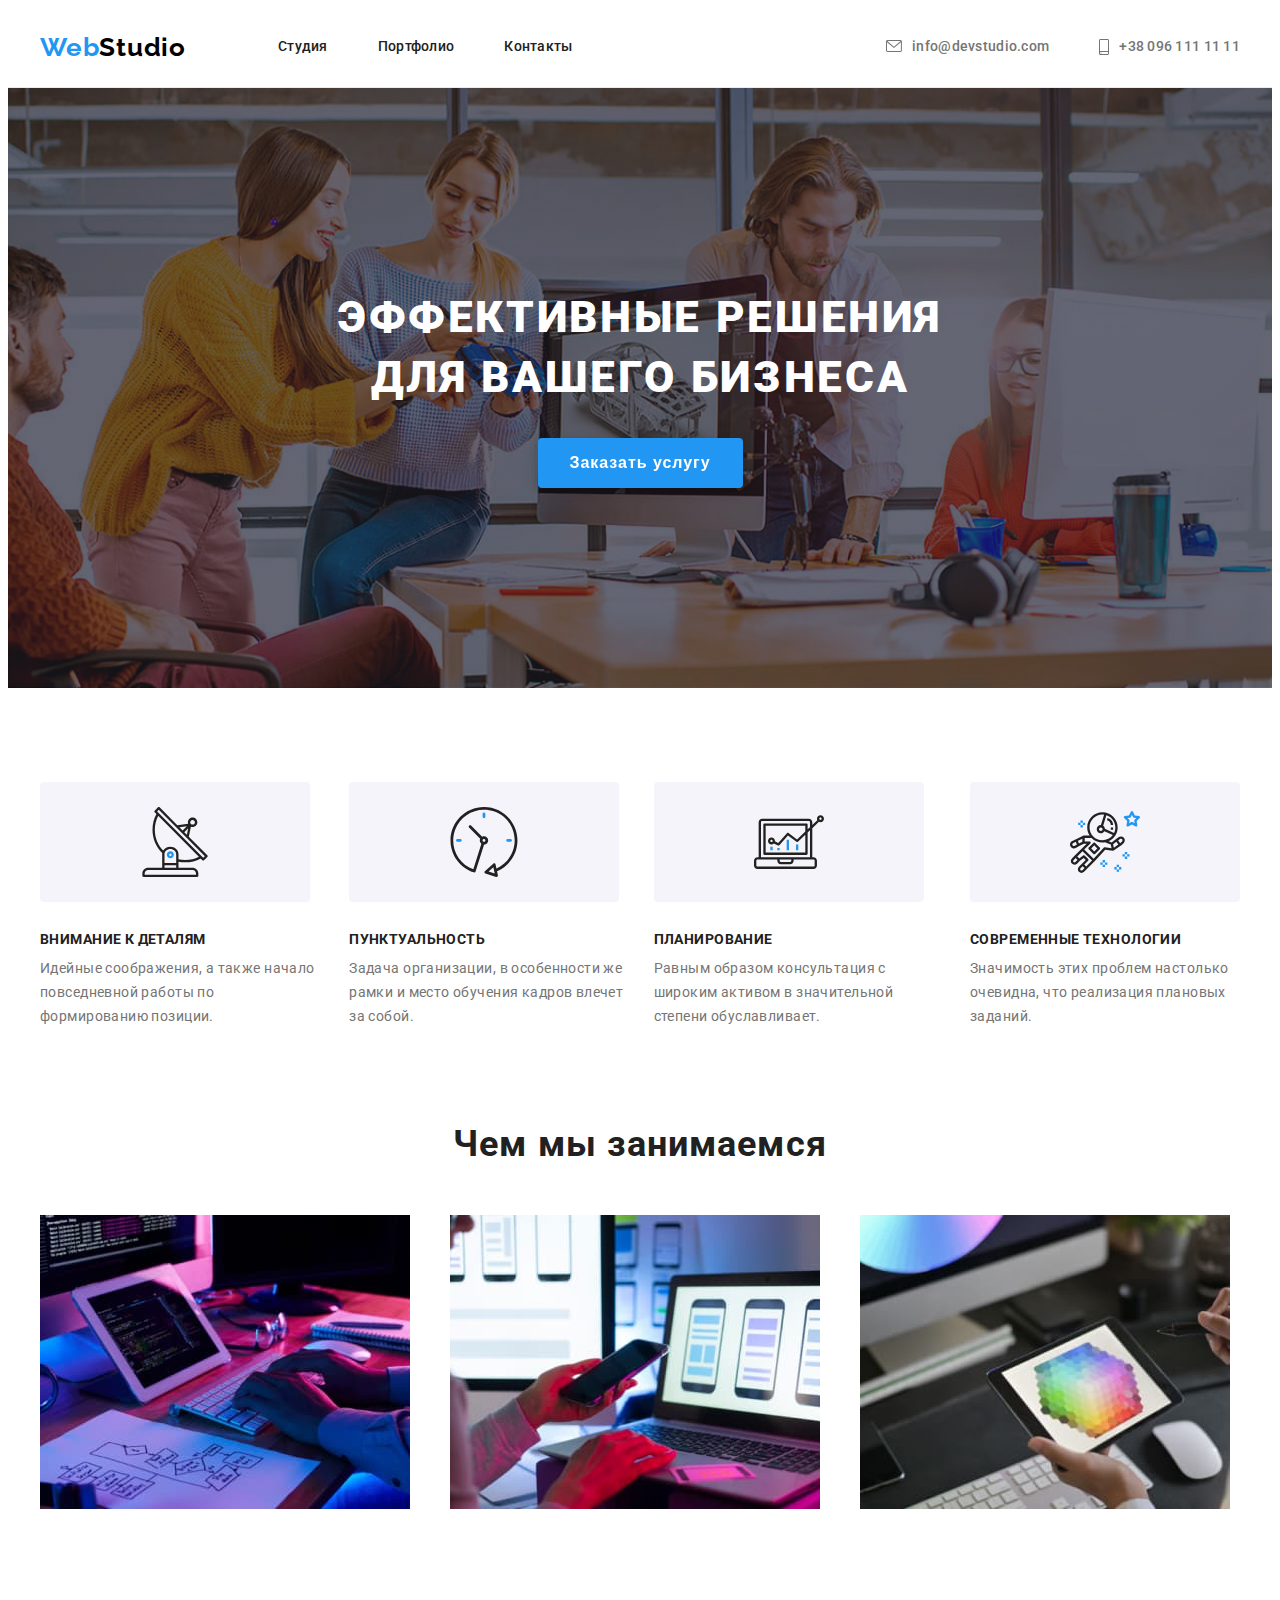
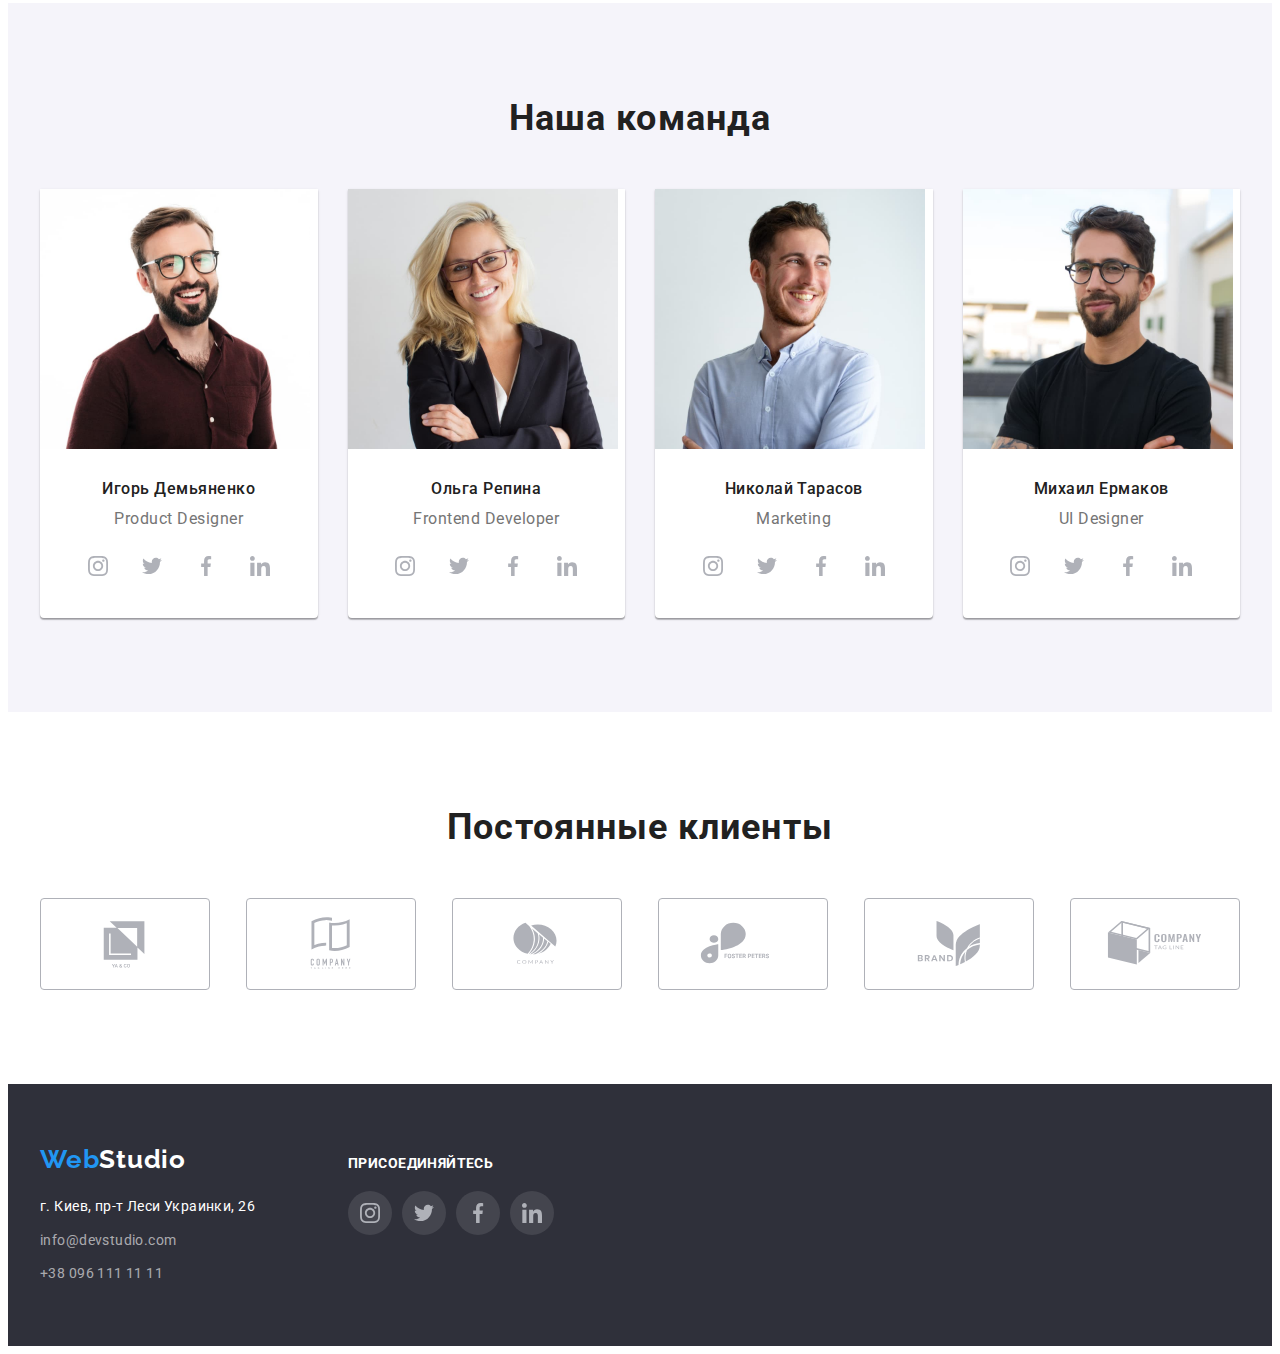
<file: index.html>
<!DOCTYPE html>
<html lang="ru">
<head>
    <meta charset="UTF-8">
    <meta http-equiv="X-UA-Compatible" content="IE=edge">
    <meta name="viewport" content="width=device-width, initial-scale=1.0">
    <title>Document</title>
    <link rel="preconnect" href="https://fonts.googleapis.com">
    <link rel="preconnect" href="https://fonts.gstatic.com" crossorigin>
    <link href="https://fonts.googleapis.com/css2?family=Raleway:wght@700&family=Roboto:wght@400;500;700;900&display=swap"
        rel="stylesheet">
    <link rel="stylesheet" href="https://cdnjs.cloudflare.com/ajax/libs/modern-normalize/1.1.0/modern-normalize.min.css"
        integrity="sha512-wpPYUAdjBVSE4KJnH1VR1HeZfpl1ub8YT/NKx4PuQ5NmX2tKuGu6U/JRp5y+Y8XG2tV+wKQpNHVUX03MfMFn9Q=="
        crossorigin="anonymous" referrerpolicy="no-referrer" />
    <link rel="stylesheet" href="./css/style.css">
</head>
<body>

    <!-- header -->
    <header class="header">
        <div class="container header-container">
            <nav class="navigation">       
                <a class="logo-accent link" href="/">Web<span class="logo-header">Studio</span></a>
                <ul class="nav-list list">
                    <li class="nav-list-item">
                        <a class="nav-list-link link" href="">Студия</a>
                    </li>
                    <li class="nav-list-item">
                        <a class="nav-list-link link" href="portfolio.html">Портфолио</a>
                    </li>
                    <li class="nav-list-item">
                        <a class="nav-list-link link" href="">Контакты</a>
                    </li>
                </ul>
            </nav>
            <ul class="contact list">
                <li class="contact-item">
                    <a class="contact-mail-link link" href="mailto:info@devstudio.com">
                        <svg class="icon-envelope" width="16" height="14">
                            <use href="./images/icons.svg#icon-envelope"></use>
                        </svg>info@devstudio.com</a>
                </li>
                <li class="contact-item">
                    <a class="contact-tel-link link" href="tel:+380961111111">
                        <svg class="icon-smartphone" width="10" height="16">
                        <use href="./images/icons.svg#icon-smartphone"></use>
                    </svg>+38 096 111 11 11</a>
                </li>
            </ul>
        </div>
    </header>

    <main>
        <!-- hero -->
        <section class="hero">
            <div class="container">
                <h1 class="hero-title">Эффективные решения <br> для вашего бизнеса</h1>
                <button class="hero-btn" type="button">Заказать услугу</button>
            </div>
        </section>

        <!-- Наши преимущества -->
        <section class="section">
            <div class="container">
                <h2 class="visually-hidden">Наши преимущества</h2>
                <ul class="advantage-list list">
                    <li class="advantage-list-item">
                        <div class="icon-advantage">
                            <svg width="70" height="70">
                            <use href="./images/icons.svg#icon-antenna"></use>
                        </svg></div>
                        <h3 class="advantage-title">Внимание к деталям</h3>
                        <p class="advantage-text">Идейные соображения, а также начало повседневной работы по формированию позиции.</p>
                    </li>
                    <li class="advantage-list-item">
                        <div class="icon-advantage">
                            <svg width="70" height="70">
                                <use href="./images/icons.svg#icon-clock"></use>
                            </svg>
                        </div>
                        <h3 class="advantage-title">Пунктуальность</h3>
                        <p class="advantage-text">Задача организации, в особенности же рамки и место обучения кадров влечет за собой.</p>
                    </li>
                    <li class="advantage-list-item">
                        <div class="icon-advantage">
                            <svg width="70" height="70">
                                <use href="./images/icons.svg#icon-diagram"></use>
                            </svg>
                        </div>
                        <h3 class="advantage-title">Планирование</h3>
                        <p class="advantage-text">Равным образом консультация с широким активом в значительной степени обуславливает.</p>
                    </li>
                    <li class="advantage-list-item">
                        <div class="icon-advantage">
                            <svg width="70" height="70">
                                <use href="./images/icons.svg#icon-astronaut"></use>
                            </svg>
                        </div>
                        <h3 class="advantage-title">Современные технологии</h3>
                        <p class="advantage-text">Значимость этих проблем настолько очевидна, что реализация плановых заданий.</p>
                    </li>
                </ul>
            </div>
        </section>

        <!-- Чем мы занимаемся -->
        <section class="section our-work-section">
            <div class="container">
                <h2 class="our-work ">Чем мы занимаемся</h2>
                <ul class="our-work-list list">
                    <li class="our-work-item">
                        <img src="./images/box1.jpg" alt="Компьютер" width="370">
                    </li>
                    <li class="our-work-item">
                        <img src="./images/box2.jpg" alt="Компьютер" width="370">
                    </li>
                    <li class="our-work-item">
                        <img src="./images/box3.jpg" alt="Компьютер" width="370">
                    </li>
                </ul>
            </div>
        </section>

        <!-- Наша команда -->
        <section class="section our-team-section">
            <div class="container">
                <h2 class="our-team">Наша команда</h2>
                <ul class="our-team-list list">
                    <li class="our-team-item">
                       <img src="./images/photo1.jpg" alt="Дизайнер продукта" width="270">
                       <div class="our-team-person">
                           <h3 class="our-team-name">Игорь Демьяненко</h3>
                           <p class="our-team-profession" lang="en">Product Designer</p>
                           <ul class="social-list list">
                               <li class="social-list-item"> 
                                   <a class="social-list-link" href="">
                                        <svg class="social-list-icon" width="20" height="20">
                                            <use href="./images/icons.svg#icon-instagram"></use>
                                        </svg>
                                   </a>
                                </li>
                               <li class="social-list-item">
                                   <a class="social-list-link" href="">
                                       <svg class="social-list-icon" width="20" height="20">
                                           <use href="./images/icons.svg#icon-twitter"></use>
                                       </svg>
                                   </a>
                                </li>
                                <li class="social-list-item">
                                    <a class="social-list-link" href="">
                                        <svg class="social-list-icon" width="20" height="20">
                                            <use href="./images/icons.svg#icon-facebook"></use>
                                        </svg>
                                    </a>
                                </li>
                                <li class="social-list-item">
                                    <a class="social-list-link" href="">
                                        <svg class="social-list-icon" width="20" height="20">
                                            <use href="./images/icons.svg#icon-linkedin"></use>
                                        </svg>
                                    </a>
                                </li>
                           </ul>
                       </div>
                    </li>
                    <li class="our-team-item">
                        <img src="./images/photo2.jpg" alt="Фронтенд-разработчик" width="270">
                        <div class="our-team-person">
                            <h3 class="our-team-name">Ольга Репина</h3>
                            <p class="our-team-profession" lang="en">Frontend Developer</p>
                            <ul class="social-list list">
                                <li class="social-list-item">
                                    <a class="social-list-link" href="">
                                        <svg class="social-list-icon" width="20" height="20">
                                            <use href="./images/icons.svg#icon-instagram"></use>
                                        </svg>
                                    </a>
                                </li>
                                <li class="social-list-item">
                                    <a class="social-list-link" href="">
                                        <svg class="social-list-icon" width="20" height="20">
                                            <use href="./images/icons.svg#icon-twitter"></use>
                                        </svg>
                                    </a>
                                </li>
                                <li class="social-list-item">
                                    <a class="social-list-link" href="">
                                        <svg class="social-list-icon" width="20" height="20">
                                            <use href="./images/icons.svg#icon-facebook"></use>
                                        </svg>
                                    </a>
                                </li>
                                <li class="social-list-item">
                                    <a class="social-list-link" href="">
                                        <svg class="social-list-icon" width="20" height="20">
                                            <use href="./images/icons.svg#icon-linkedin"></use>
                                        </svg>
                                    </a>
                                </li>
                            </ul>
                        </div>
                    </li>
                    <li class="our-team-item">
                        <img src="./images/photo3.jpg" alt="Маркетинг" width="270">
                        <div class="our-team-person">
                            <h3 class="our-team-name">Николай Тарасов</h3>
                            <p class="our-team-profession" lang="en">Marketing</p>
                            <ul class="social-list list">
                                <li class="social-list-item">
                                    <a class="social-list-link" href="">
                                        <svg class="social-list-icon" width="20" height="20">
                                            <use href="./images/icons.svg#icon-instagram"></use>
                                        </svg>
                                    </a>
                                </li>
                                <li class="social-list-item">
                                    <a class="social-list-link" href="">
                                        <svg class="social-list-icon" width="20" height="20">
                                            <use href="./images/icons.svg#icon-twitter"></use>
                                        </svg>
                                    </a>
                                </li>
                                <li class="social-list-item">
                                    <a class="social-list-link" href="">
                                        <svg class="social-list-icon" width="20" height="20">
                                            <use href="./images/icons.svg#icon-facebook"></use>
                                        </svg>
                                    </a>
                                </li>
                                <li class="social-list-item">
                                    <a class="social-list-link" href="">
                                        <svg class="social-list-icon" width="20" height="20">
                                            <use href="./images/icons.svg#icon-linkedin"></use>
                                        </svg>
                                    </a>
                                </li>
                            </ul>
                        </div>
                    </li>
                    <li class="our-team-item">
                        <img src="./images/photo4.jpg" alt="Дизайнер интерфейса " width="270">
                        <div class="our-team-person">
                            <h3 class="our-team-name">Михаил Ермаков</h3>
                            <p class="our-team-profession" lang="en">UI Designer</p>
                            <ul class="social-list list">
                                <li class="social-list-item">
                                    <a class="social-list-link" href="">
                                        <svg class="social-list-icon" width="20" height="20">
                                            <use href="./images/icons.svg#icon-instagram"></use>
                                        </svg>
                                    </a>
                                </li>
                                <li class="social-list-item">
                                    <a class="social-list-link" href="">
                                        <svg class="social-list-icon" width="20" height="20">
                                            <use href="./images/icons.svg#icon-twitter"></use>
                                        </svg>
                                    </a>
                                </li>
                                <li class="social-list-item">
                                    <a class="social-list-link" href="">
                                        <svg class="social-list-icon" width="20" height="20">
                                            <use href="./images/icons.svg#icon-facebook"></use>
                                        </svg>
                                    </a>
                                </li>
                                <li class="social-list-item">
                                    <a class="social-list-link" href="">
                                        <svg class="social-list-icon" width="20" height="20">
                                            <use href="./images/icons.svg#icon-linkedin"></use>
                                        </svg>
                                    </a>
                                </li>
                            </ul>
                        </div>
                    </li>
                </ul>
            </div>
        </section>

        <!-- Постоянные клиенты -->
        <section class="section">
            <div class="container">
                <h2 class="clients">Постоянные клиенты</h2>
                <ul class="clients-list list">
                    <li class="clients-list-item">
                        <a class="clients-list-link link" href="">
                            <svg width="106" height="60">
                                <use href="./images/icons.svg#icon-Logo"></use>
                            </svg>
                        </a>
                    </li>
                    <li class="clients-list-item">
                        <a class="clients-list-link link" href="">
                            <svg width="106" height="60">
                                <use href="./images/icons.svg#icon-Logo-1"></use>
                            </svg>
                        </a>
                    </li>
                    <li class="clients-list-item">
                        <a class="clients-list-link link" href="">
                            <svg width="106" height="60">
                                <use href="./images/icons.svg#icon-Logo-2"></use>
                            </svg>
                        </a>
                    </li>
                    <li class="clients-list-item">
                        <a class="clients-list-link link" href="">
                            <svg width="106" height="60">
                                <use href="./images/icons.svg#icon-Logo-3"></use>
                            </svg>
                        </a>
                    </li>
                    <li class="clients-list-item">
                        <a class="clients-list-link link" href="">
                            <svg width="106" height="60">
                                <use href="./images/icons.svg#icon-Logo-4"></use>
                            </svg>
                        </a>
                    </li>
                    <li class="clients-list-item">
                        <a class="clients-list-link link" href="">
                            <svg width="106" height="60">
                                <use href="./images/icons.svg#icon-Logo-5"></use>
                            </svg>
                        </a>
                    </li>
                </ul>
            </div>
        </section>
    </main>

    <!-- footer -->
    <footer class="footer">
        <div class="footer-container container">
            <div class="foter-section">
                <a class="logo-accent link" href="/">Web<span class="logo-footer">Studio</span></a>
                <address class="address-footer">
                    <ul class="footer-list list">
                        <li class="footer-item">
                            <a class="footer-addresses-link link" href="https://goo.gl/maps/nABEtvLASEamQnYQ8" target="_blank">г. Киев, пр-т Леси Украинки, 26</a>
                        </li>
                        <li class="footer-item">
                            <a class="footer-mail-link link" href="mailto:info@devstudio.com">info@devstudio.com</a>
                        </li>
                        <li class="footer-item">
                            <a class="footer-tel-link link" href="tell:+380961111111">+38 096 111 11 11</a>
                        </li>
                    </ul>
                </address>
            </div>
            <div class="foter-section-link">
                <h3 class="foter-section-title">присоединяйтесь</h3>
                <ul class="social-list list">
                    <li class="social-list-item">
                        <a class="social-list-link footer-icon-link" href="">
                            <svg class="social-list-icon" width="20" height="20">
                                <use href="./images/icons.svg#icon-instagram"></use>
                            </svg>
                        </a>
                    </li>
                    <li class="social-list-item">
                        <a class="social-list-link footer-icon-link" href="">
                            <svg class="social-list-icon" width="20" height="20">
                                <use href="./images/icons.svg#icon-twitter"></use>
                            </svg>
                        </a>
                    </li>
                    <li class="social-list-item">
                        <a class="social-list-link footer-icon-link" href="">
                            <svg class="social-list-icon" width="20" height="20">
                                <use href="./images/icons.svg#icon-facebook"></use>
                            </svg>
                        </a>
                    </li>
                    <li class="social-list-item">
                        <a class="social-list-link footer-icon-link" href="">
                            <svg class="social-list-icon" width="20" height="20">
                                <use href="./images/icons.svg#icon-linkedin"></use>
                            </svg>
                        </a>
                    </li>
                </ul>
            </div>
        </div>
    </footer>
</body>
</html>
</file>
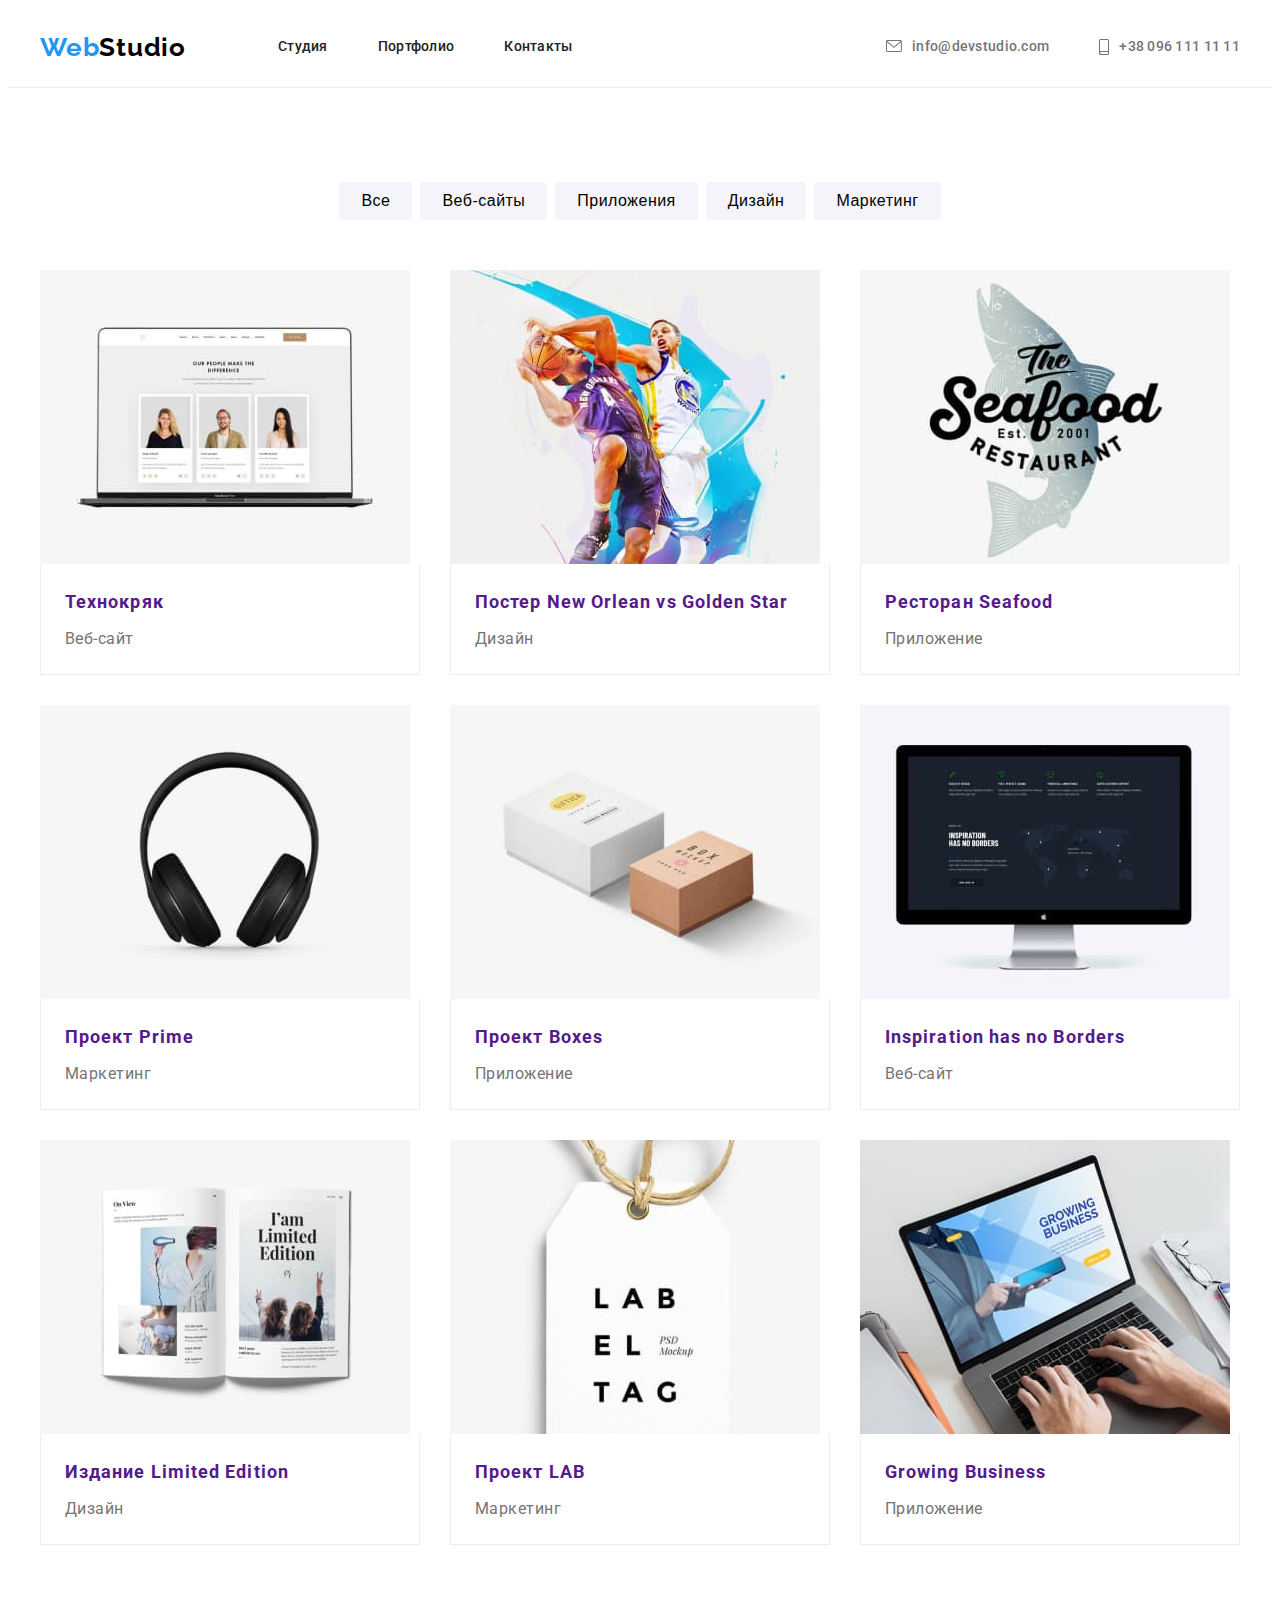
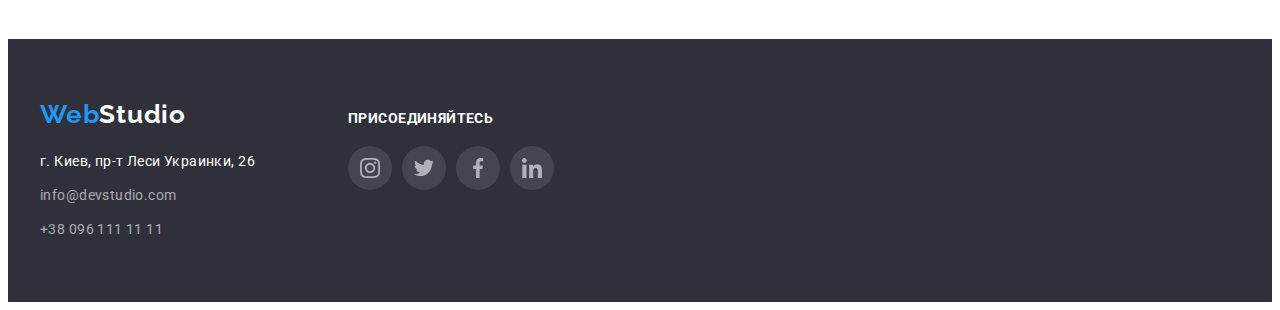
<file: portfolio.html>
<!DOCTYPE html>
<html lang="ru">
<head>
    <meta charset="UTF-8">
    <meta http-equiv="X-UA-Compatible" content="IE=edge">
    <meta name="viewport" content="width=device-width, initial-scale=1.0">
    <title>Document</title>
    <link rel="preconnect" href="https://fonts.googleapis.com">
    <link rel="preconnect" href="https://fonts.gstatic.com" crossorigin>
    <link href="https://fonts.googleapis.com/css2?family=Raleway:wght@700&family=Roboto:wght@400;500;700;900&display=swap"
        rel="stylesheet">
    <link rel="stylesheet" href="https://cdnjs.cloudflare.com/ajax/libs/modern-normalize/1.1.0/modern-normalize.min.css"
        integrity="sha512-wpPYUAdjBVSE4KJnH1VR1HeZfpl1ub8YT/NKx4PuQ5NmX2tKuGu6U/JRp5y+Y8XG2tV+wKQpNHVUX03MfMFn9Q=="
        crossorigin="anonymous" referrerpolicy="no-referrer" />
    <link rel="stylesheet" href="./css/style.css">
</head>
<body>

    <!-- header -->
    <header class="header">
        <div class="container header-container">
            <nav class="navigation">
                <a class="logo-accent link" href="/">Web<span class="logo-header">Studio</span></a>
                <ul class="nav-list list">
                    <li class="nav-list-item">
                        <a class="nav-list-link link" href="index.html">Студия</a>
                    </li>
                    <li class="nav-list-item">
                        <a class="nav-list-link link" href="">Портфолио</a>
                    </li>
                    <li class="nav-list-item">
                        <a class="nav-list-link link" href="">Контакты</a>
                    </li>
                </ul>
            </nav>
            <ul class="contact list">
                <li class="contact-item">
                    <a class="contact-mail-link link" href="mailto:info@devstudio.com">
                        <svg class="icon-envelope" width="16" height="14">
                            <use href="./images/icons.svg#icon-envelope"></use>
                        </svg>info@devstudio.com</a>
                </li>
                <li class="contact-item">
                    <a class="contact-tel-link link" href="tel:+380961111111">
                        <svg class="icon-smartphone" width="10" height="16">
                            <use href="./images/icons.svg#icon-smartphone"></use>
                        </svg>+38 096 111 11 11</a>
                </li>
            </ul>
        </div>
    </header>

    <main>
        <section class="section">
            <div class="container">
                <h1 class="visually-hidden">Портфолио</h1>
                <ul class="filter-list list">
                    <li class="filter-item">
                        <button class="filter-btn" type="button">Все</button>
                    </li>
                    <li class="filter-item">
                        <button class="filter-btn" type="button">Веб-сайты</button>
                    </li>
                    <li class="filter-item">
                        <button class="filter-btn" type="button">Приложения</button>
                    </li>
                    <li class="filter-item">
                        <button class="filter-btn" type="button">Дизайн</button>
                    </li>
                    <li class="filter-item">
                        <button class="filter-btn" type="button">Маркетинг</button>
                    </li>
                </ul>
                <ul class="projects-list list">
                    <li class="projects-item">
                        <a class="projects-link link" href="">
                            <img src="./images/site.jpg" alt="Веб-сайт" width="370">
                            <div class="projects-decor"> 
                                <h2 class="projects-title">Технокряк</h2>
                                <p class="projects-desc">Веб-сайт</p>
                            </div>
                        </a>
                    </li>
                    <li class="projects-item">
                        <a class="projects-link link" href="">
                            <img src="./images/basketball.jpg" alt="Баскетбол" width="370">
                            <div class="projects-decor">
                                <h2 class="projects-title">Постер New Orlean vs Golden Star</h2>
                                <p class="projects-desc">Дизайн</p>
                            </div>
                        </a>
                    </li>
                    <li class="projects-item">
                        <a class="projects-link link" href="">
                            <img src="./images/restaurant.jpg" alt="Вывеска ресторана" width="370">
                            <div class="projects-decor">
                                <h2 class="projects-title">Ресторан Seafood</h2>
                                <p class="projects-desc">Приложение</p>
                            </div>
                        </a>
                    </li>
                    <li class="projects-item">
                        <a class="projects-link link" href="">
                            <img src="./images/headphones.jpg" alt="Наушники" width="370">
                            <div class="projects-decor">
                                <h2 class="projects-title">Проект Prime</h2>
                                <p class="projects-desc">Маркетинг</p>
                            </div>
                        </a>
                    </li>
                    <li class="projects-item">
                        <a class="projects-link link" href="">
                            <img src="./images/package.jpg" alt="Коробки" width="370">
                            <div class="projects-decor">
                                <h2 class="projects-title">Проект Boxes</h2>
                                <p class="projects-desc">Приложение</p>
                            </div>
                        </a>                            
                    </li>
                    <li class="projects-item">
                        <a class="projects-link link" href="">
                            <img src="./images/monitor.jpg" alt="Монитор" width="370">
                            <div class="projects-decor">
                                <h2 class="projects-title">Inspiration has no Borders</h2>
                                <p class="projects-desc">Веб-сайт</p>
                            </div>
                        </a>                            
                    </li>
                    <li class="projects-item">
                        <a class="projects-link link" href="">
                            <img src="./images/magazine.jpg" alt="Журнал" width="370">
                            <div class="projects-decor">
                                <h2 class="projects-title">Издание Limited Edition</h2>
                                <p class="projects-desc">Дизайн</p>
                            </div>
                        </a>                            
                    </li>
                    <li class="projects-item">
                        <a class="projects-link link" href="">
                            <img src="./images/label.jpg" alt="Лейбл" width="370">
                            <div class="projects-decor">
                                <h2 class="projects-title">Проект LAB</h2>
                                <p class="projects-desc">Маркетинг</p>
                            </div>
                        </a>
                    </li>
                    <li class="projects-item">
                        <a class="projects-link link" href="">
                            <img src="./images/computer.jpg" alt="Ноутбук" width="370">
                            <div class="projects-decor">
                                <h2 class="projects-title">Growing Business</h2>
                                <p class="projects-desc">Приложение</p>
                            </div>
                        </a>
                    </li>
                </ul>
            </div>
        </section>
    </main>
    
    <!-- footer -->
    <footer class="footer">
        <div class="footer-container container">
            <div class="foter-section">
                <a class="logo-accent link" href="/">Web<span class="logo-footer">Studio</span></a>
                <address class="address-footer">
                    <ul class="footer-list list">
                        <li class="footer-item">
                            <a class="footer-addresses-link link" href="https://goo.gl/maps/nABEtvLASEamQnYQ8"
                                target="_blank">г. Киев, пр-т Леси Украинки, 26</a>
                        </li>
                        <li class="footer-item">
                            <a class="footer-mail-link link" href="mailto:info@devstudio.com">info@devstudio.com</a>
                        </li>
                        <li class="footer-item">
                            <a class="footer-tel-link link" href="tell:+380961111111">+38 096 111 11 11</a>
                        </li>
                    </ul>
                </address>
            </div>
            <div class="foter-section-link">
                <h3 class="foter-section-title">присоединяйтесь</h3>
                <ul class="social-list list">
                    <li class="social-list-item">
                        <a class="social-list-link footer-icon-link" href="">
                            <svg class="social-list-icon" width="20" height="20">
                                <use href="./images/icons.svg#icon-instagram"></use>
                            </svg>
                        </a>
                    </li>
                    <li class="social-list-item">
                        <a class="social-list-link footer-icon-link" href="">
                            <svg class="social-list-icon" width="20" height="20">
                                <use href="./images/icons.svg#icon-twitter"></use>
                            </svg>
                        </a>
                    </li>
                    <li class="social-list-item">
                        <a class="social-list-link footer-icon-link" href="">
                            <svg class="social-list-icon" width="20" height="20">
                                <use href="./images/icons.svg#icon-facebook"></use>
                            </svg>
                        </a>
                    </li>
                    <li class="social-list-item">
                        <a class="social-list-link footer-icon-link" href="">
                            <svg class="social-list-icon" width="20" height="20">
                                <use href="./images/icons.svg#icon-linkedin"></use>
                            </svg>
                        </a>
                    </li>
                </ul>
            </div>
        </div>
    </footer>
</body>
</html>
</file>
<file: css/style.css>
:root {
  --primery-font-family: "Roboto", sans-serif;
  --secondary-font-family: "Raleway", sans-serif;
  --primery-text-color-dark: #212121;
  --secondary-text-color-medium: #757575;
  --tertiary-text-color-lite: #ffffff;
  --tertiary-text-color-lite-transparency: rgba(255, 255, 255, 0.6);
  --accent-text-color: #2196f3;
  --background-hero: #c4c4c4;
  --background-active-btn-hero: #188ce8;
  --background-btn-lite: #f5f4fa;
  --temporary-color: #000000;
  --btn-shadow: rgba(0, 0, 0, 0.25);
  --secondary-background-color: #2f303a;
  --border-color: #eeeeee;
  --border-header-color: #ececec;
  --primery-icon-color: #afb1b8;
}
body {
  font-family: var(--primery-font-family);
  color: var(--primery-text-color-dark);
}
h1,
h2,
h3,
h4,
h5,
h6,
p {
  margin-top: 0;
  margin-bottom: 0;
}

ul,
ol {
  margin-top: 0;
  margin-bottom: 0;
  padding-left: 0;
}

img {
  display: block;
  max-width: 100%;
  height: auto;
}
.visually-hidden {
  position: absolute;
  width: 1px;
  height: 1px;
  margin: -1px;
  border: 0;
  padding: 0;
  white-space: nowrap;
  clip-path: inset(100%);
  clip: rect(0 0 0 0);
  overflow: hidden;
}

.list {
  list-style: none;
}

.link {
  text-decoration: none;
}

.link:hover,
.link:focus {
  color: var(--accent-text-color);
}

.container {
  width: 1200px;
  margin-left: auto;
  margin-right: auto;
  padding-left: 15px;
  padding-right: 15px;
}
/*======== header ========*/
.header {
  border-bottom: 1px solid var(--border-header-color);
  padding-top: 24px;
  padding-bottom: 24px;
  font-weight: 500;
  font-size: 14px;
  line-height: 1.14;
  letter-spacing: 0.02em;
}
.header-container {
  display: flex;
  justify-content: space-between;
}
.navigation {
  display: flex;
}
.logo-accent {
  font-family: var(--secondary-font-family);
  font-weight: 700;
  font-size: 26px;
  line-height: 1.19;
  letter-spacing: 0.03em;
  color: var(--accent-text-color);
  margin-right: 92px;
}
.logo-header {
  color: var(--temporary-color);
}
.nav-list {
  display: flex;
  align-items: center;
}
.nav-list-item:not(:last-child) {
  margin-right: 50px;
}
.contact {
  display: flex;
  align-items: center;
  color: var(--secondary-text-color-medium);
}
.contact-item:not(:last-child) {
  margin-right: 50px;
}

.nav-list-link,
.contact-mail-link,
.contact-tel-link {
  color: currentColor;
  display: flex;
}
.icon-envelope {
  margin-right: 10px;
  fill: currentColor;
}
.icon-smartphone {
  margin-right: 10px;
  fill: currentColor;
}

/*========== hero ===========*/
.hero {
  max-width: 1600px;
  margin-left: auto;
  margin-right: auto;
  background-color: var(--background-hero);
  text-align: center;
  padding-top: 200px;
  padding-bottom: 200px;
  background-image: linear-gradient(
      rgba(47, 48, 58, 0.4),
      rgba(47, 48, 58, 0.4)
    ),
    url(../images/hero.jpg);
  background-repeat: no-repeat;
  background-position: center center;
  background-size: cover;
}
.hero-title {
  font-weight: 900;
  font-size: 44px;
  line-height: 1.36;
  letter-spacing: 0.06em;
  text-transform: uppercase;
  color: var(--tertiary-text-color-lite);
  margin-bottom: 30px;
}
.hero-btn {
  border: transparent;
  border-radius: 4px;
  padding: 10px 32px;
  font-weight: 700;
  font-size: 16px;
  line-height: 1.87;
  letter-spacing: 0.06em;
  cursor: pointer;
  background-color: var(--accent-text-color);
  color: var(--tertiary-text-color-lite);
  filter: drop-shadow(0px 4px 4px var(--btn-shadow));
}

.hero-btn:hover,
.hero-btn:focus {
  background-color: var(--background-active-btn-hero);
}
/* ======== MAIN =========== */
.section {
  padding-top: 94px;
  padding-bottom: 94px;
}
/* ======= Наши преимущества ======== */
.advantage-list {
  display: flex;
  margin-left: -30px;
}
.advantage-list-item {
  flex-basis: calc((100%-120px) / 4);
  margin-left: 30px;
}
.advantage-title {
  font-size: 14px;
  line-height: 1.14;
  letter-spacing: 0.03em;
  text-transform: uppercase;
  margin-bottom: 10px;
}
.advantage-text {
  font-size: 14px;
  line-height: 1.71;
  letter-spacing: 0.03em;
  color: var(--secondary-text-color-medium);
}

.icon-advantage {
  display: flex;
  justify-content: center;
  align-items: center;
  width: 270px;
  height: 120px;
  margin-bottom: 30px;
  background-color: #f5f4fa;
  border-radius: 4px;
}

.our-work,
.our-team,
.clients {
  font-size: 36px;
  line-height: 1.17;
  letter-spacing: 0.03em;
  text-align: center;
  margin-bottom: 50px;
}

/* ========= Чем мы занимаемся ========== */
.our-work-section {
  padding-top: 0px;
}
.our-work-list {
  display: flex;
  justify-content: space-between;
  margin-left: -30px;
}
.our-work-item {
  flex-basis: calc((100% - 90px) / 3);
  margin-left: 30px;
}

/* ===== Наша команда ====== */
.our-team-section {
  background-color: var(--background-btn-lite);
}
.our-team-list {
  display: flex;
  flex-wrap: wrap;
  margin-left: -30px;
}
.our-team-item {
  flex-basis: calc((100% - 120px) / 4);
  margin-left: 30px;
  box-shadow: 0px 1px 3px rgba(0, 0, 0, 0.12), 0px 1px 1px rgba(0, 0, 0, 0.14),
    0px 2px 1px rgba(0, 0, 0, 0.2);
  border-radius: 0px 0px 4px 4px;
  background-color: var(--tertiary-text-color-lite);
}
.our-team-person {
  padding-top: 30px;
  padding-bottom: 30px;
  text-align: center;
}
.our-team-name {
  margin-bottom: 10px;
  font-weight: 500;
  font-size: 16px;
  line-height: 1.19;
  letter-spacing: 0.03em;
}
.our-team-profession {
  font-size: 16px;
  line-height: 1.19;
  letter-spacing: 0.03em;
  color: var(--secondary-text-color-medium);
  margin-bottom: 16px;
}
.social-list {
  display: flex;
  justify-content: center;
}
.social-list-link {
  display: flex;
  justify-content: center;
  align-items: center;
  width: 44px;
  height: 44px;
  border-radius: 50%;
  fill: var(--primery-icon-color);
}
.social-list-link:hover,
.social-list-link:focus {
  background-color: var(--accent-text-color);
  fill: var(--tertiary-text-color-lite);
}

.social-list-item:not(:last-child) {
  margin-right: 10px;
}

/* ===== Постоянные клиенты ===== */
.clients-list {
  display: flex;
  justify-content: space-between;
}
.clients-list-link {
  display: flex;
  justify-content: center;
  align-items: center;
  width: 170px;
  height: 92px;
  border: 1px solid var(--primery-icon-color);
  box-sizing: border-box;
  border-radius: 4px;
  fill: var(--primery-icon-color);
}
.clients-list-link:hover,
.clients-list-link:focus {
  fill: var(--accent-text-color);
  border: 1px solid var(--accent-text-color);
}

/* ===== footer ===== */
.footer-container {
  align-items: baseline;
  display: flex;
}
.footer {
  background-color: var(--secondary-background-color);
  padding-bottom: 60px;
  padding-top: 60px;
}
.foter-section {
  margin-right: 70px;
}
.footer-icon-link {
  background-color: rgba(255, 255, 255, 0.1);
}

.logo-footer {
  color: var(--tertiary-text-color-lite);
}
.address-footer {
  margin-top: 20px;
}

.footer-list {
  font-style: normal;
  font-size: 14px;
  line-height: 1.71;
  letter-spacing: 0.03em;
}
.footer-item:not(:last-child) {
  margin-bottom: 10px;
}

.footer-addresses-link {
  color: var(--tertiary-text-color-lite);
}

.footer-mail-link,
.footer-tel-link {
  color: var(--tertiary-text-color-lite-transparency);
}

.foter-section-title {
  text-transform: uppercase;
  font-weight: 700;
  font-size: 14px;
  line-height: 16px;
  letter-spacing: 0.03em;
  color: var(--tertiary-text-color-lite);
  margin-bottom: 20px;
}

/* ====== Портфолио ======= */
.filter-list {
  display: flex;
  justify-content: center;
  margin-bottom: 50px;
}
.filter-item:not(:last-child) {
  margin-right: 8px;
}
.filter-btn {
  border: transparent;
  border-radius: 4px;
  padding: 6px 22px;
  font-weight: 500;
  font-size: 16px;
  line-height: 1.63;
  letter-spacing: 0.03em;
  cursor: pointer;
  background-color: var(--background-btn-lite);
}
.filter-btn:hover,
.filter-btn:focus {
  background-color: var(--background-active-btn-hero);
  color: var(--tertiary-text-color-lite);
  filter: drop-shadow(0px 4px 4px var(--btn-shadow));
}
.projects-list {
  display: flex;
  flex-wrap: wrap;
  margin-left: -30px;
  margin-bottom: -30px;
}
.projects-item {
  flex-basis: calc((100% - 90px) / 3);
  margin-left: 30px;
  margin-bottom: 30px;
}
.projects-link {
  display: block;
}
.projects-link:hover {
  /* border: 1px solid var(--border-color);
  box-sizing: border-box; */
  box-shadow: 0px 1px 1px rgba(0, 0, 0, 0.12), 0px 4px 4px rgba(0, 0, 0, 0.06),
    1px 4px 6px rgba(0, 0, 0, 0.16);
}
.projects-decor {
  border: 1px solid var(--border-color);
  border-top: none;
  padding: 20px 24px;
}
.projects-title {
  margin-bottom: 4px;
  font-size: 18px;
  line-height: 2;
  letter-spacing: 0.06em;
}
.projects-desc {
  font-size: 16px;
  line-height: 1.88;
  letter-spacing: 0.03em;
  color: var(--secondary-text-color-medium);
}
</file>
